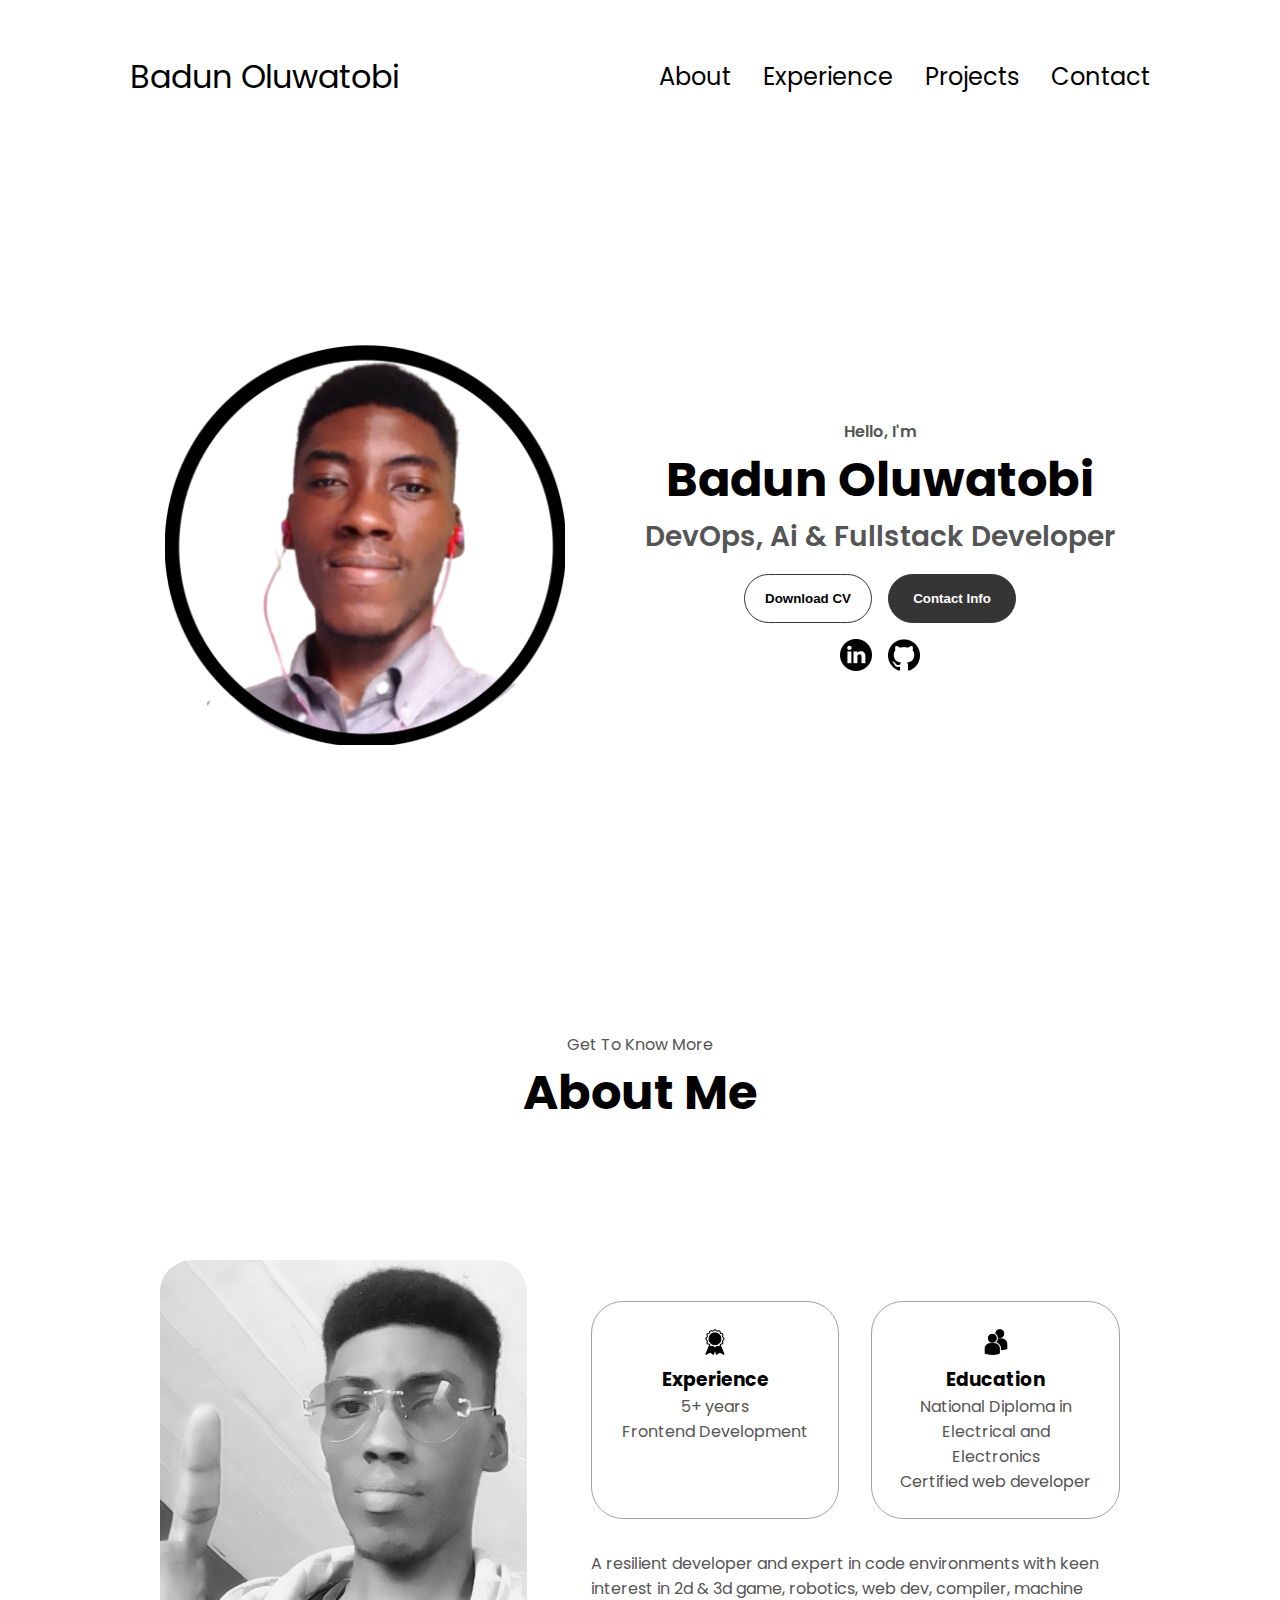
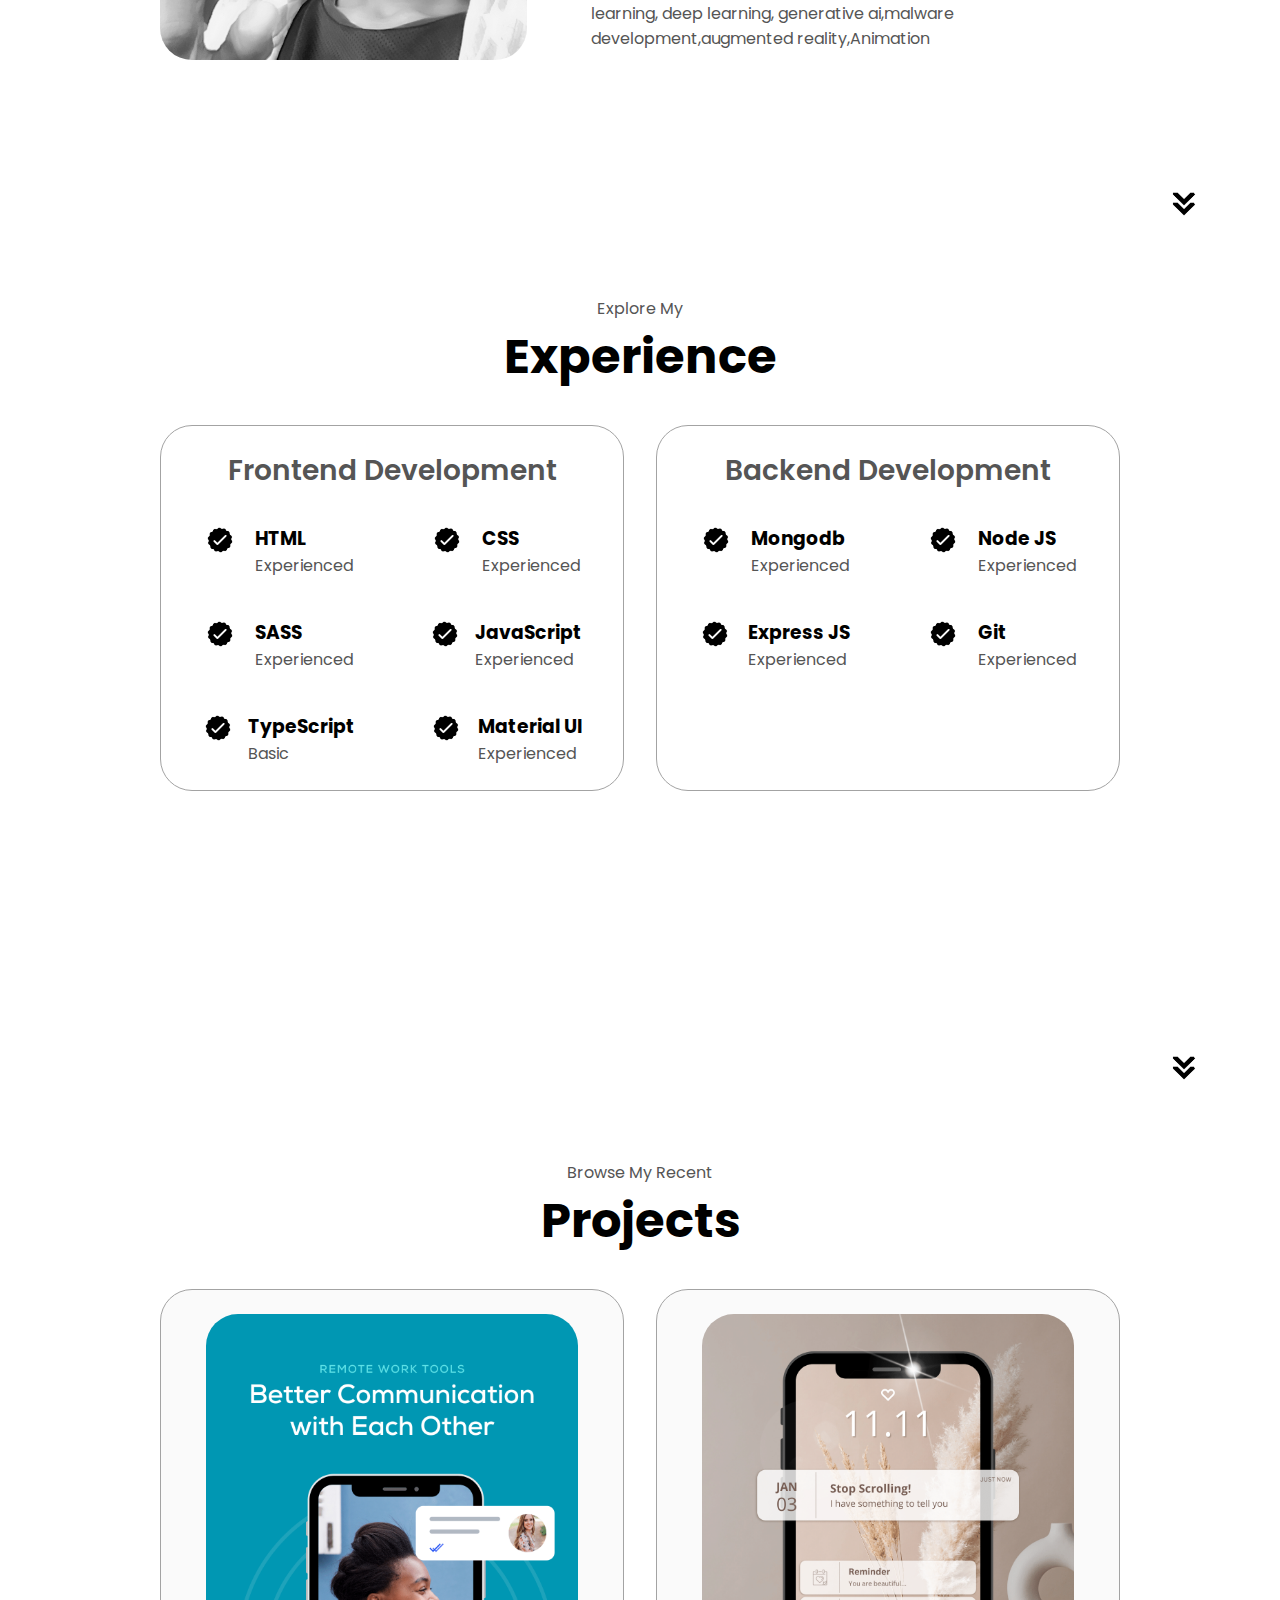
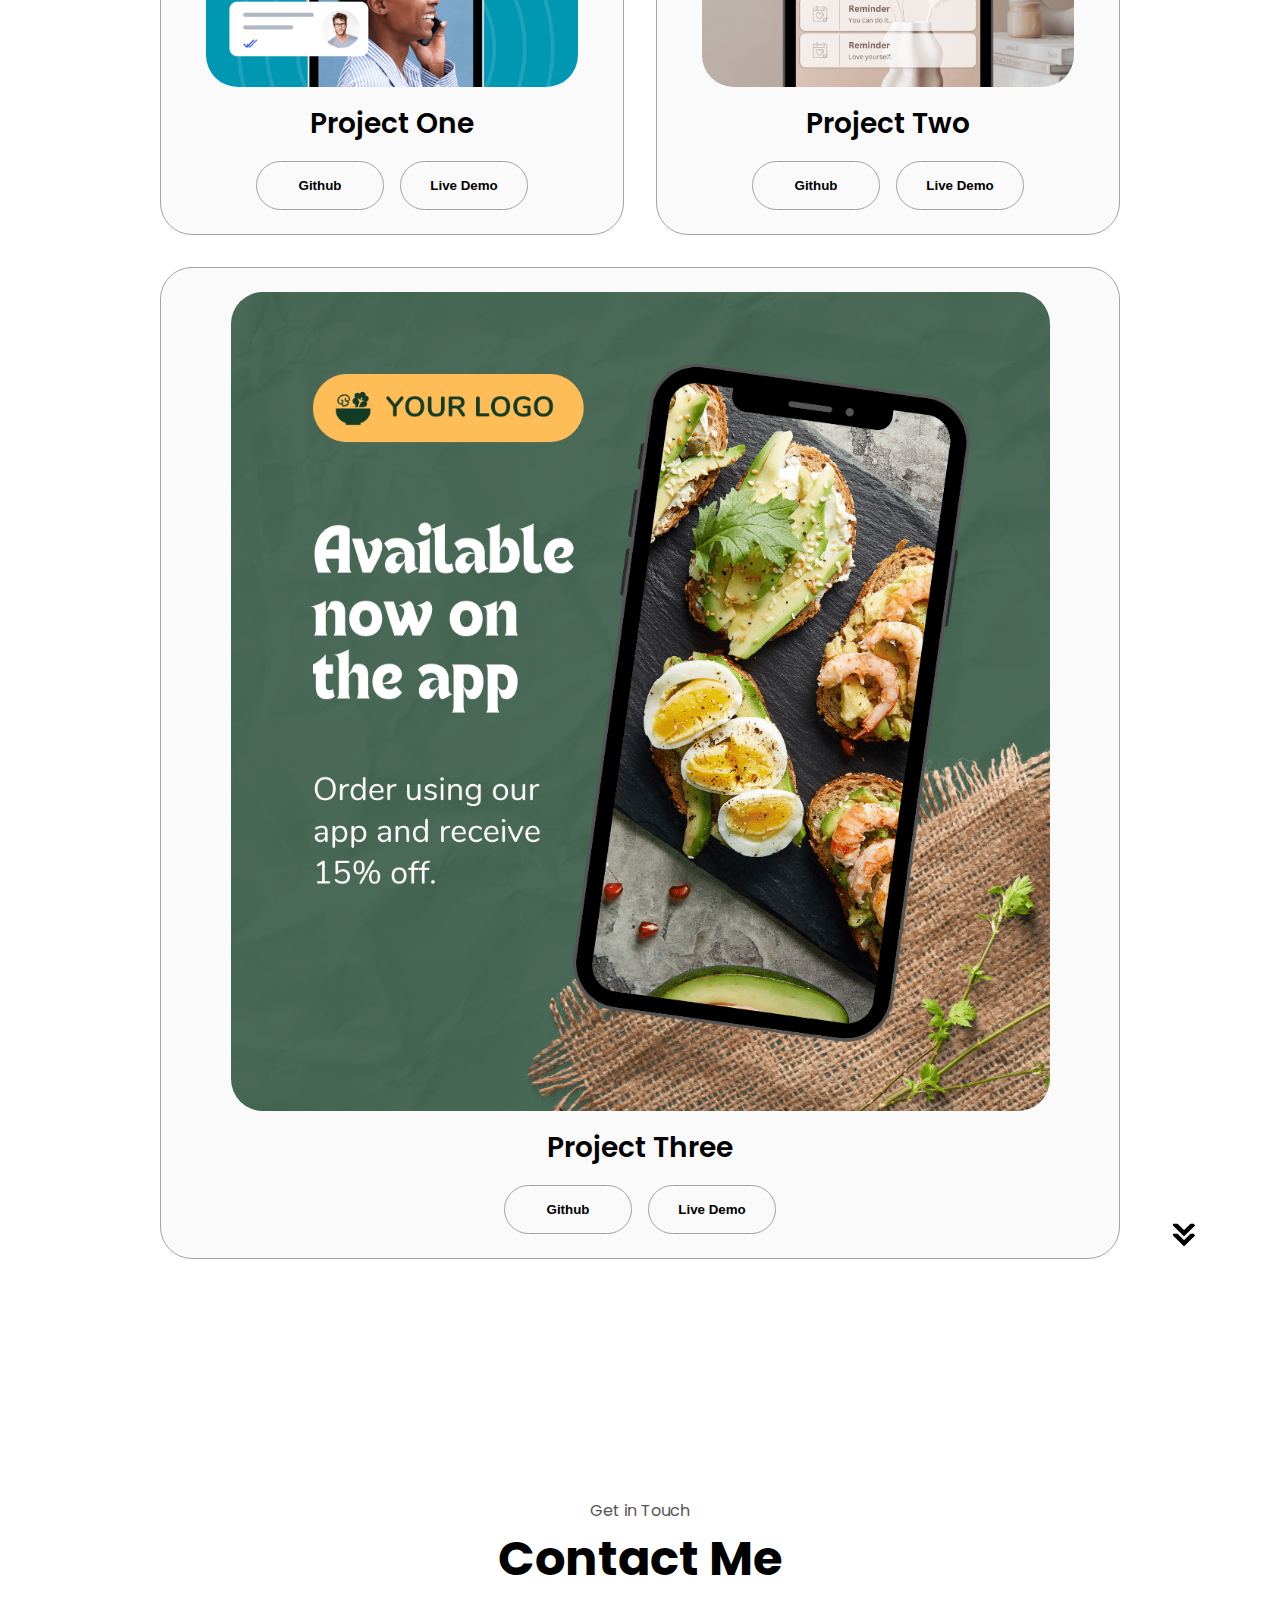
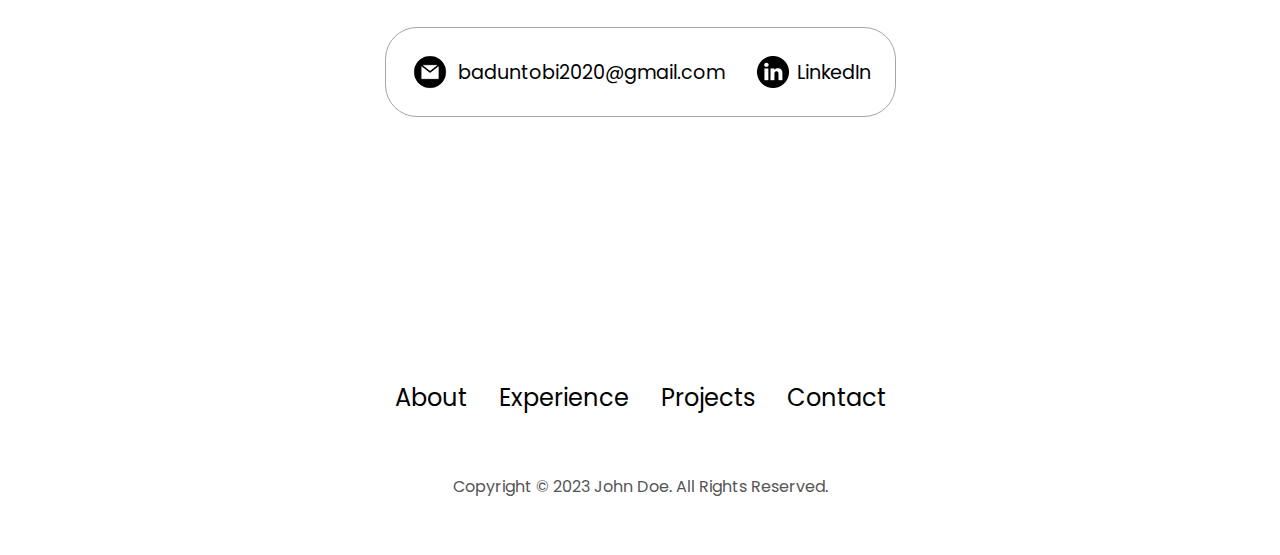
<file: index.html>
<!DOCTYPE html>
<html lang="en">
  <head>
    <meta charset="UTF-8" />
    <meta http-equiv="X-UA-Compatible" content="IE=edge" />
    <meta name="viewport" content="width=device-width, initial-scale=1.0" />
    <title>Badun Oluwatobi</title>
    <link rel="stylesheet" href="style.css" />
    <link rel="stylesheet" href="mediaqueries.css" />
  </head>
  <body>
    <nav id="desktop-nav">
  <div class="logo">Badun Oluwatobi</div>
      <div>
        <ul class="nav-links">
          <li><a href="#about">About</a></li>
          <li><a href="#experience">Experience</a></li>
          <li><a href="#projects">Projects</a></li>
          <li><a href="#contact">Contact</a></li>
        </ul>
      </div>
    </nav>
    <nav id="hamburger-nav">
      <div class="logo">Badun Oluwatobi</div>
      <div class="hamburger-menu">
        <div class="hamburger-icon" onclick="toggleMenu()">
          <span></span>
          <span></span>
          <span></span>
        </div>
        <div class="menu-links">
          <li><a href="#about" onclick="toggleMenu()">About</a></li>
          <li><a href="#experience" onclick="toggleMenu()">Experience</a></li>
          <li><a href="#projects" onclick="toggleMenu()">Projects</a></li>
          <li><a href="#contact" onclick="toggleMenu()">Contact</a></li>
        </div>
      </div>
    </nav>
    <section id="profile">
      <div class="section__pic-container">
        <img src="./assets/20250413_082658.png" alt="badun tobi profile picture" />
       
      </div>
      <div class="section__text">
        <p class="section__text__p1">Hello, I'm</p>
        <h1 class="title">Badun Oluwatobi</h1>
        <p class="section__text__p2">DevOps, Ai & Fullstack Developer</p>
        <div class="btn-container">
          <button
            class="btn btn-color-2"
            onclick="window.open('./assets/resume-example.pdf')"
          >
            Download CV
          </button>
          <button class="btn btn-color-1" onclick="location.href='./#contact'">
            Contact Info
          </button>
        </div>
        <div id="socials-container">
          <img
            src="./assets/linkedin.png"
            alt="My LinkedIn profile"
            class="icon"
            onclick="location.href='https://linkedin.com/'"
          />
          <img
            src="./assets/github.png"
            alt="My Github profile"
            class="icon"
            onclick="location.href='https://github.com/seeker223'"
          />
        </div>
      </div>
    </section>
    <section id="about">
      <p class="section__text__p1">Get To Know More</p>
      <h1 class="title">About Me</h1>
      <div class="section-container">
        <div class="section__pic-container">
          <img
            src="./assets/Snapchat-650724167_2.jpg"
            alt="Profile picture"
            class="about-pic"
          />
        
        </div>
        <div class="about-details-container">
          <div class="about-containers">
            <div class="details-container">
              <img
                src="./assets/experience.png"
                alt="Experience icon"
                class="icon"
              />
              <h3>Experience</h3>
              <p>5+ years <br />Frontend Development</p>
            </div>
            <div class="details-container">
              <img
                src="./assets/education.png"
                alt="Education icon"
                class="icon"
              />
              <h3>Education</h3>
              <p>National Diploma in Electrical and Electronics<br />Certified web developer</p>
            </div>
          </div>
          <div class="text-container">
            <p>
              A resilient developer and expert in code environments with keen interest in 2d & 3d game, robotics, web dev, compiler, machine learning, deep learning, generative ai,malware development,augmented reality,Animation
            </p>
          </div>
        </div>
      </div>
      <img
        src="./assets/arrow.png"
        alt="Arrow icon"
        class="icon arrow"
        onclick="location.href='./#experience'"
      />
    </section>
    <section id="experience">
      <p class="section__text__p1">Explore My</p>
      <h1 class="title">Experience</h1>
      <div class="experience-details-container">
        <div class="about-containers">
          <div class="details-container">
            <h2 class="experience-sub-title">Frontend Development</h2>
            <div class="article-container">
              <article>
                <img
                  src="./assets/checkmark.png"
                  alt="Experience icon"
                  class="icon"
                />
                <div>
                  <h3>HTML</h3>
                  <p>Experienced</p>
                </div>
              </article>
              <article>
                <img
                  src="./assets/checkmark.png"
                  alt="Experience icon"
                  class="icon"
                />
                <div>
                  <h3>CSS</h3>
                  <p>Experienced</p>
                </div>
              </article>
              <article>
                <img
                  src="./assets/checkmark.png"
                  alt="Experience icon"
                  class="icon"
                />
                <div>
                  <h3>SASS</h3>
                  <p>Experienced</p>
                </div>
              </article>
              <article>
                <img
                  src="./assets/checkmark.png"
                  alt="Experience icon"
                  class="icon"
                />
                <div>
                  <h3>JavaScript</h3>
                  <p>Experienced</p>
                </div>
              </article>
              <article>
                <img
                  src="./assets/checkmark.png"
                  alt="Experience icon"
                  class="icon"
                />
                <div>
                  <h3>TypeScript</h3>
                  <p>Basic</p>
                </div>
              </article>
              <article>
                <img
                  src="./assets/checkmark.png"
                  alt="Experience icon"
                  class="icon"
                />
                <div>
                  <h3>Material UI</h3>
                  <p>Experienced</p>
                </div>
              </article>
            </div>
          </div>
          <div class="details-container">
            <h2 class="experience-sub-title">Backend Development</h2>
            <div class="article-container">
              <article>
                <img
                  src="./assets/checkmark.png"
                  alt="Experience icon"
                  class="icon"
                />
                <div>
                  <h3>Mongodb</h3>
                  <p>Experienced</p>
                </div>
              </article>
              <article>
                <img
                  src="./assets/checkmark.png"
                  alt="Experience icon"
                  class="icon"
                />
                <div>
                  <h3>Node JS</h3>
                  <p>Experienced</p>
                </div>
              </article>
              <article>
                <img
                  src="./assets/checkmark.png"
                  alt="Experience icon"
                  class="icon"
                />
                <div>
                  <h3>Express JS</h3>
                  <p>Experienced</p>
                </div>
              </article>
              <article>
                <img
                  src="./assets/checkmark.png"
                  alt="Experience icon"
                  class="icon"
                />
                <div>
                  <h3>Git</h3>
                  <p>Experienced</p>
                </div>
              </article>
            </div>
          </div>
        </div>
      </div>
      <img
        src="./assets/arrow.png"
        alt="Arrow icon"
        class="icon arrow"
        onclick="location.href='./#projects'"
      />
    </section>
    <section id="projects">
      <p class="section__text__p1">Browse My Recent</p>
      <h1 class="title">Projects</h1>
      <div class="experience-details-container">
        <div class="about-containers">
          <div class="details-container color-container">
            <div class="article-container">
              <img
                src="./assets/project-1.png"
                alt="Project 1"
                class="project-img"
              />
            </div>
            <h2 class="experience-sub-title project-title">Project One</h2>
            <div class="btn-container">
              <button
                class="btn btn-color-2 project-btn"
                onclick="location.href='https://github.com/'"
              >
                Github
              </button>
              <button
                class="btn btn-color-2 project-btn"
                onclick="location.href='https://github.com/'"
              >
                Live Demo
              </button>
            </div>
          </div>
          <div class="details-container color-container">
            <div class="article-container">
              <img
                src="./assets/project-2.png"
                alt="Project 2"
                class="project-img"
              />
            </div>
            <h2 class="experience-sub-title project-title">Project Two</h2>
            <div class="btn-container">
              <button
                class="btn btn-color-2 project-btn"
                onclick="location.href='https://github.com/'"
              >
                Github
              </button>
              <button
                class="btn btn-color-2 project-btn"
                onclick="location.href='https://github.com/'"
              >
                Live Demo
              </button>
            </div>
          </div>
          <div class="details-container color-container">
            <div class="article-container">
              <img
                src="./assets/project-3.png"
                alt="Project 3"
                class="project-img"
              />
            </div>
            <h2 class="experience-sub-title project-title">Project Three</h2>
            <div class="btn-container">
              <button
                class="btn btn-color-2 project-btn"
                onclick="location.href='https://github.com/'"
              >
                Github
              </button>
              <button
                class="btn btn-color-2 project-btn"
                onclick="location.href='https://github.com/'"
              >
                Live Demo
              </button>
            </div>
          </div>
        </div>
      </div>
      <img
        src="./assets/arrow.png"
        alt="Arrow icon"
        class="icon arrow"
        onclick="location.href='./#contact'"
      />
    </section>
    <section id="contact">
      <p class="section__text__p1">Get in Touch</p>
      <h1 class="title">Contact Me</h1>
      <div class="contact-info-upper-container">
        <div class="contact-info-container">
          <img
            src="./assets/email.png"
            alt="Email icon"
            class="icon contact-icon email-icon"
          />
          <p><a href="mailto: baduntobi2020@@gmail.com">baduntobi2020@gmail.com</a></p>
        </div>
        <div class="contact-info-container">
          <img
            src="./assets/linkedin.png"
            alt="LinkedIn icon"
            class="icon contact-icon"
          />
          <p><a href="https://www.linkedin.com">LinkedIn</a></p>
        </div>
      </div>
    </section>
    <footer>
      <nav>
        <div class="nav-links-container">
          <ul class="nav-links">
            <li><a href="#about">About</a></li>
            <li><a href="#experience">Experience</a></li>
            <li><a href="#projects">Projects</a></li>
            <li><a href="#contact">Contact</a></li>
          </ul>
        </div>
      </nav>
      <p>Copyright &#169; 2023 John Doe. All Rights Reserved.</p>
    </footer>
    <script src="script.js"></script>
  </body>
</html>
</file>
<file: style.css>
/* GENERAL */

@import url("https://fonts.googleapis.com/css2?family=Poppins:wght@300;400;500;600&display=swap");

* {
  margin: 0;
  padding: 0;
}

body {
  font-family: "Poppins", sans-serif;
}

html {
  scroll-behavior: smooth;
}

p {
  color: rgb(85, 85, 85);
}

/* TRANSITION */

a,
.btn {
  transition: all 300ms ease;
}

/* DESKTOP NAV */

nav,
.nav-links {
  display: flex;
}

nav {
  justify-content: space-around;
  align-items: center;
  height: 17vh;
}

.nav-links {
  gap: 2rem;
  list-style: none;
  font-size: 1.5rem;
}

a {
  color: black;
  text-decoration: none;
  text-decoration-color: white;
}

a:hover {
  color: grey;
  text-decoration: underline;
  text-underline-offset: 1rem;
  text-decoration-color: rgb(181, 181, 181);
}

.logo {
  font-size: 2rem;
}

.logo:hover {
  cursor: default;
}

/* HAMBURGER MENU */

#hamburger-nav {
  display: none;
}

.hamburger-menu {
  position: relative;
  display: inline-block;
}

.hamburger-icon {
  display: flex;
  flex-direction: column;
  justify-content: space-between;
  height: 24px;
  width: 30px;
  cursor: pointer;
}

.hamburger-icon span {
  width: 100%;
  height: 2px;
  background-color: black;
  transition: all 0.3 ease-in-out;
}

.menu-links {
  position: absolute;
  top: 100%;
  right: 0;
  background-color: white;
  width: fit-content;
  max-height: 0;
  overflow: hidden;
  transition: all 0.3 ease-in-out;
}

.menu-links a {
  display: block;
  padding: 10px;
  text-align: center;
  font-size: 1.5rem;
  color: black;
  text-decoration: none;
  transition: all 0.3 ease-in-out;
}

.menu-links li {
  list-style: none;
}

.menu-links.open {
  max-height: 300px;
}

.hamburger-icon.open span:first-child {
  transform: rotate(45deg) translate(10px, 5px);
}

.hamburger-icon.open span:nth-child(2) {
  opacity: 0;
}

.hamburger-icon.open span:last-child {
  transform: rotate(-45deg) translate(10px, -5px);
}

.hamburger-icon span:first-child {
  transform: none;
}

.hamburger-icon span:first-child {
  opacity: 1;
}

.hamburger-icon span:first-child {
  transform: none;
}

/* SECTIONS */

section {
  padding-top: 4vh;
  height: 96vh;
  margin: 0 10rem;
  box-sizing: border-box;
  min-height: fit-content;
}

.section-container {
  display: flex;
}

/* PROFILE SECTION */

#profile {
  display: flex;
  justify-content: center;
  gap: 5rem;
  height: 80vh;
}

.section__pic-container {
  display: flex;
  height: 400px;
  width: 400px;
  margin: auto 0;
}

.section__text {
  align-self: center;
  text-align: center;
}

.section__text p {
  font-weight: 600;
}

.section__text__p1 {
  text-align: center;
}

.section__text__p2 {
  font-size: 1.75rem;
  margin-bottom: 1rem;
}

.title {
  font-size: 3rem;
  text-align: center;
}

#socials-container {
  display: flex;
  justify-content: center;
  margin-top: 1rem;
  gap: 1rem;
}

/* ICONS */

.icon {
  cursor: pointer;
  height: 2rem;
}

/* BUTTONS */

.btn-container {
  display: flex;
  justify-content: center;
  gap: 1rem;
}

.btn {
  font-weight: 600;
  transition: all 300ms ease;
  padding: 1rem;
  width: 8rem;
  border-radius: 2rem;
}

.btn-color-1,
.btn-color-2 {
  border: rgb(53, 53, 53) 0.1rem solid;
}

.btn-color-1:hover,
.btn-color-2:hover {
  cursor: pointer;
}

.btn-color-1,
.btn-color-2:hover {
  background: rgb(53, 53, 53);
  color: white;
}

.btn-color-1:hover {
  background: rgb(0, 0, 0);
}

.btn-color-2 {
  background: none;
}

.btn-color-2:hover {
  border: rgb(255, 255, 255) 0.1rem solid;
}

.btn-container {
  gap: 1rem;
}

/* ABOUT SECTION */

#about {
  position: relative;
}

.about-containers {
  gap: 2rem;
  margin-bottom: 2rem;
  margin-top: 2rem;
}

.about-details-container {
  justify-content: center;
  flex-direction: column;
}

.about-containers,
.about-details-container {
  display: flex;
}

.about-pic {
  border-radius: 2rem;
}

.arrow {
  position: absolute;
  right: -5rem;
  bottom: 2.5rem;
}

.details-container {
  padding: 1.5rem;
  flex: 1;
  background: white;
  border-radius: 2rem;
  border: rgb(53, 53, 53) 0.1rem solid;
  border-color: rgb(163, 163, 163);
  text-align: center;
}

.section-container {
  gap: 4rem;
  height: 80%;
}

.section__pic-container {
  height: 400px;
  width: 400px;
  margin: auto 0;
}

/* EXPERIENCE SECTION */

#experience {
  position: relative;
}

.experience-sub-title {
  color: rgb(85, 85, 85);
  font-weight: 600;
  font-size: 1.75rem;
  margin-bottom: 2rem;
}

.experience-details-container {
  display: flex;
  justify-content: center;
  flex-direction: column;
}

.article-container {
  display: flex;
  text-align: initial;
  flex-wrap: wrap;
  flex-direction: row;
  gap: 2.5rem;
  justify-content: space-around;
}

article {
  display: flex;
  width: 10rem;
  justify-content: space-around;
  gap: 0.5rem;
}

article .icon {
  cursor: default;
}

/* PROJECTS SECTION */

#projects {
  position: relative;
}

.color-container {
  border-color: rgb(163, 163, 163);
  background: rgb(250, 250, 250);
}

.project-img {
  border-radius: 2rem;
  width: 90%;
  height: 90%;
}

.project-title {
  margin: 1rem;
  color: black;
}

.project-btn {
  color: black;
  border-color: rgb(163, 163, 163);
}

/* CONTACT */

#contact {
  display: flex;
  justify-content: center;
  flex-direction: column;
  height: 70vh;
}

.contact-info-upper-container {
  display: flex;
  justify-content: center;
  border-radius: 2rem;
  border: rgb(53, 53, 53) 0.1rem solid;
  border-color: rgb(163, 163, 163);
  background: (250, 250, 250);
  margin: 2rem auto;
  padding: 0.5rem;
}

.contact-info-container {
  display: flex;
  align-items: center;
  justify-content: center;
  gap: 0.5rem;
  margin: 1rem;
}

.contact-info-container p {
  font-size: larger;
}

.contact-icon {
  cursor: default;
}

.email-icon {
  height: 2.5rem;
}

/* FOOTER SECTION */

footer {
  height: 26vh;
  margin: 0 1rem;
}

footer p {
  text-align: center;
}
</file>
<file: mediaqueries.css>
@media screen and (max-width: 1400px) {
  #profile {
    height: 83vh;
    margin-bottom: 6rem;
  }
  .about-containers {
    flex-wrap: wrap;
  }
  .section
  #contact,
  #projects {
    height: fit-content;
  }
}

@media screen and (max-width: 1200px) {
  #desktop-nav {
    display: none;
  }
  #hamburger-nav {
    display: flex;
  }
  #experience,
  .experience-details-container {
    margin-top: 2rem;
  }
  #profile,
  .section-container {
    display: block;
  }
  .arrow {
    display: none;
  }
  section,
  .section-container {
    height: fit-content;
  }
  section {
    margin: 0 5%;
  }
  .section__pic-container {
    width: 275px;
    height: 275px;
    margin: 0 auto 2rem;
  }
  .about-containers {
    margin-top: 0;
  }
}

@media screen and (max-width: 600px) {
  #contact,
  footer {
    height: 40vh;
  }
  #profile {
    height: 83vh;
    margin-bottom: 0;
  }
  article {
    font-size: 1rem;
  }
  footer nav {
    height: fit-content;
    margin-bottom: 2rem;
  }
  .about-containers,
  .contact-info-upper-container,
  .btn-container {
    flex-wrap: wrap;
  }
  .contact-info-container {
    margin: 0;
  }
  .contact-info-container p,
  .nav-links li a {
    font-size: 1rem;
  }
  .experience-sub-title {
    font-size: 1.25rem;
  }
  .logo {
    font-size: 1.5rem;
  }
  .nav-links {
    flex-direction: column;
    gap: 0.5rem;
    text-align: center;
  }
  .section__pic-container {
    width: auto;
    height: 46vw;
    justify-content: center;
  }
  .section__text__p2 {
    font-size: 1.25rem;
  }
  .title {
    font-size: 2rem;
  }
  .text-container {
    text-align: justify;
  }
}
</file>
